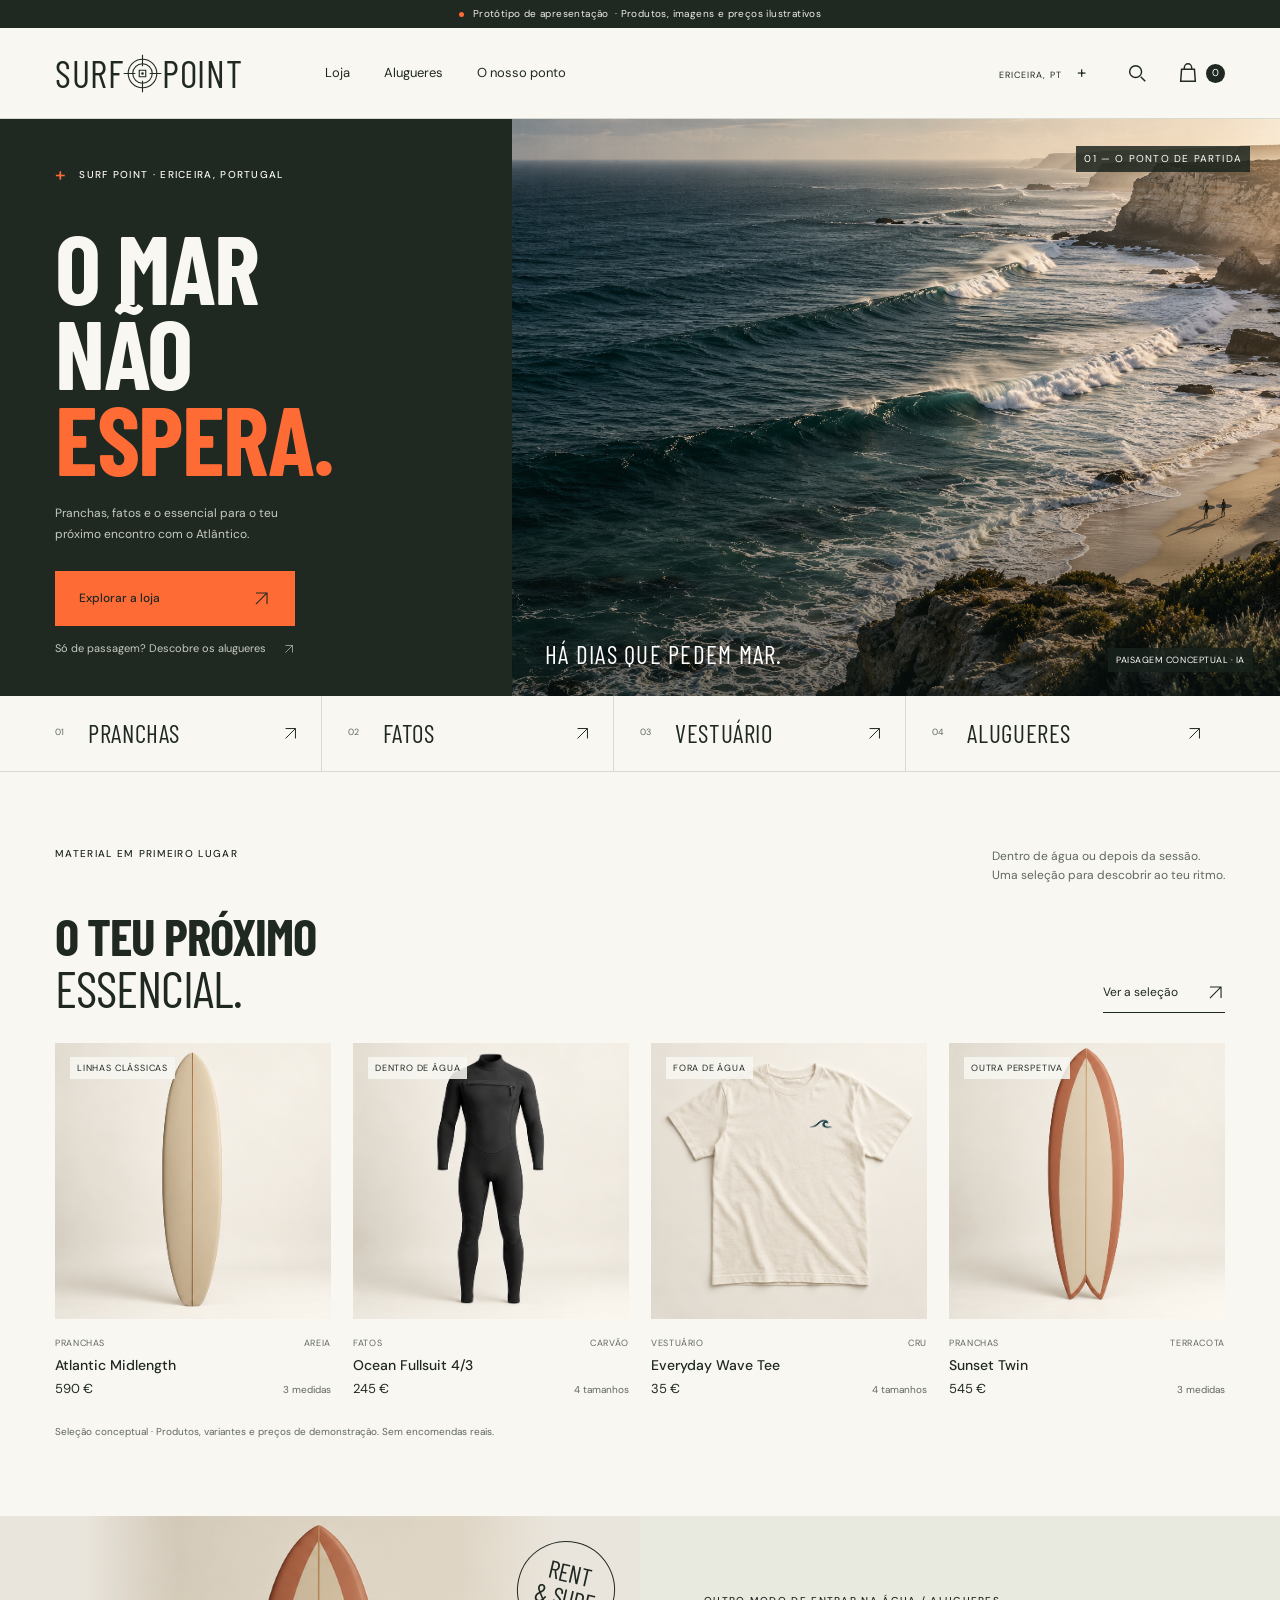
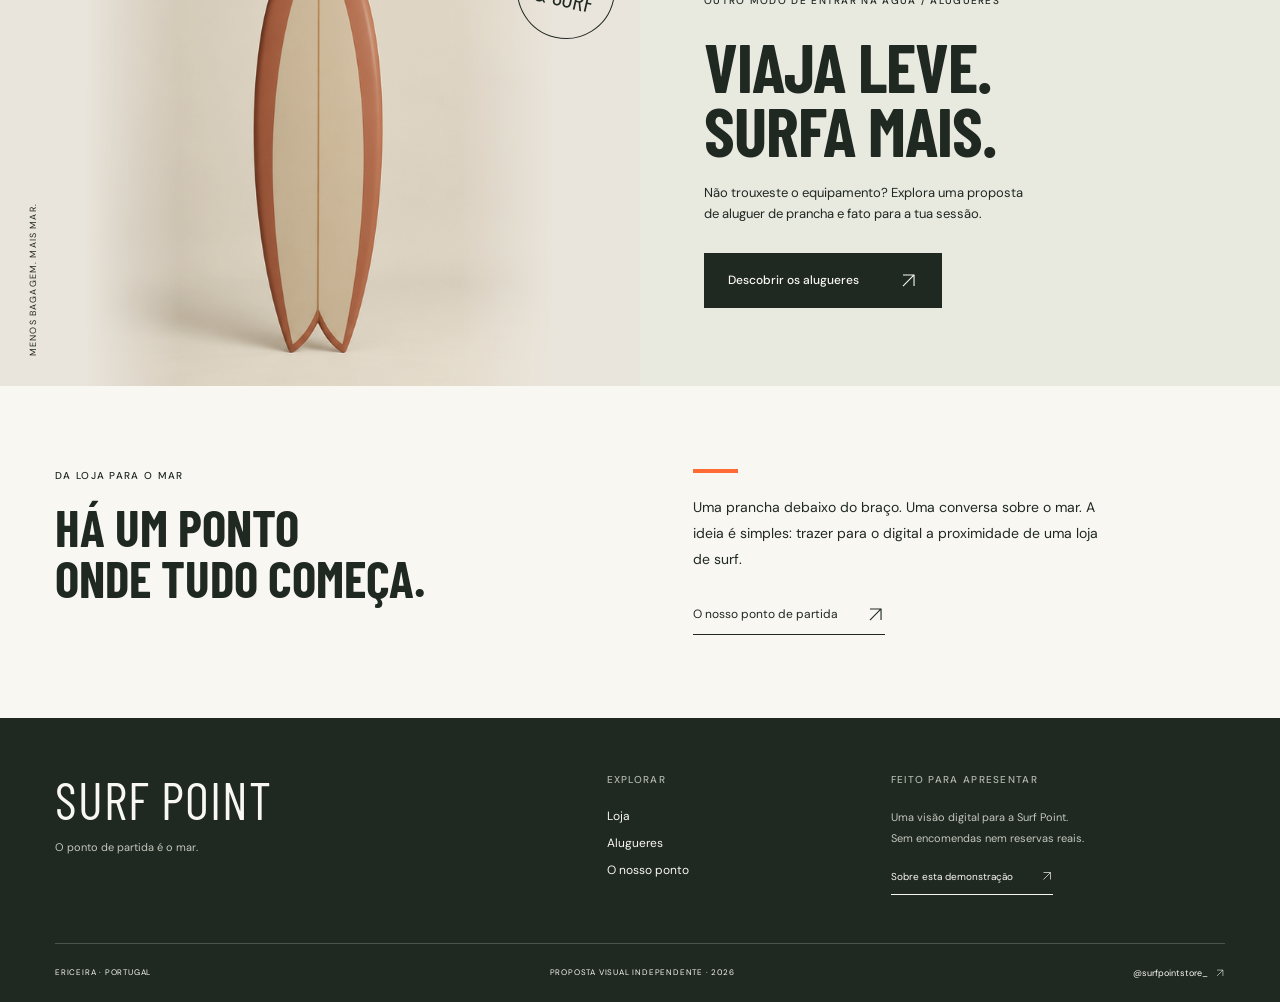
<file: index.html>
<!doctype html>
<html lang="pt-PT">
  <head>
    <meta charset="utf-8" />
    <meta name="viewport" content="width=device-width, initial-scale=1" />
    <meta name="theme-color" content="#202822" />
    <meta
      name="description"
      content="Uma visão para a Surf Point. Protótipo local de loja e alugueres, inspirado na cultura de surf da Ericeira."
    />
    <title>Surf Point — O ponto de partida é o mar.</title>
    <link rel="icon" type="image/svg+xml" href="assets/favicon.svg" />
    <link rel="stylesheet" href="style.css" />
    <script src="app.js" defer></script>
  </head>
  <body>
    <a class="skip-link" href="#conteudo">Saltar para o conteúdo</a>
    <div class="demo-bar">
      <span class="status-dot"></span> Protótipo de apresentação
      <span class="demo-detail">· Produtos, imagens e preços ilustrativos</span
      ><span class="demo-short">· Sem compras reais</span>
    </div>
    <header class="site-header">
      <a class="wordmark" href="#inicio"
        ><span>SURF</span
        ><svg viewBox="0 0 60 60" aria-hidden="true">
          <circle cx="30" cy="30" r="22" />
          <circle cx="30" cy="30" r="15" />
          <path d="M30 1v18m0 22v18M1 30h18m22 0h18M25 25h10v10H25z" />
          <circle class="target-dot" cx="30" cy="30" r="2" /></svg
        ><span>POINT</span><span class="sr-only">— início</span></a
      >
      <nav class="desktop-nav" aria-label="Navegação principal">
        <a href="#loja" data-nav="loja">Loja</a
        ><a href="#alugueres" data-nav="alugueres">Alugueres</a
        ><a href="#ponto" data-nav="ponto">O nosso ponto</a>
      </nav>
      <div class="header-actions">
        <span class="location-label"
          >ERICEIRA, PT <span class="small-cross">+</span></span
        ><button
          class="icon-button"
          data-action="search"
          aria-label="Pesquisar produtos"
        >
          <svg viewBox="0 0 24 24" aria-hidden="true">
            <circle cx="10.5" cy="10.5" r="6.5" />
            <path d="m16 16 5 5" />
          </svg></button
        ><button
          class="bag-button"
          data-action="cart"
          aria-label="Abrir seleção, 0 artigos"
        >
          <svg viewBox="0 0 24 24" aria-hidden="true">
            <path d="M5 8h14l1 13H4L5 8zM8 8V6a4 4 0 0 1 8 0v2" /></svg
          ><span class="cart-count">0</span></button
        ><button
          class="icon-button menu-button"
          data-action="menu"
          aria-label="Abrir menu"
          aria-haspopup="dialog"
        >
          <svg viewBox="0 0 24 24" aria-hidden="true">
            <path d="M3 7h18M3 16h18" />
          </svg>
        </button>
      </div>
    </header>
    <main id="conteudo" tabindex="-1"></main>
    <footer class="site-footer">
      <div class="footer-top">
        <a class="footer-brand" href="#inicio"
          >SURF POINT<span>O ponto de partida é o mar.</span></a
        >
        <div>
          <p class="eyebrow">EXPLORAR</p>
          <a href="#loja">Loja</a><a href="#alugueres">Alugueres</a
          ><a href="#ponto">O nosso ponto</a>
        </div>
        <div>
          <p class="eyebrow">FEITO PARA APRESENTAR</p>
          <p>
            Uma visão digital para a Surf Point.<br />Sem encomendas nem
            reservas reais.
          </p>
          <button class="text-button" data-action="about">
            Sobre esta demonstração
            <svg class="arrow" viewBox="0 0 24 24" aria-hidden="true">
              <path d="M5 19 19 5M5 5h14v14" />
            </svg>
          </button>
        </div>
      </div>
      <div class="footer-bottom">
        <span>ERICEIRA · PORTUGAL</span
        ><span>PROPOSTA VISUAL INDEPENDENTE · 2026</span
        ><a
          href="https://www.instagram.com/surfpointstore_/"
          target="_blank"
          rel="noopener noreferrer"
          >@surfpointstore_
          <svg class="arrow" viewBox="0 0 24 24" aria-hidden="true">
            <path d="M5 19 19 5M5 5h14v14" /></svg
        ></a>
      </div>
    </footer>
    <dialog id="overlay" aria-labelledby="dialog-title">
      <div id="dialog-content"></div>
    </dialog>
    <div id="announcer" class="sr-only" role="status" aria-live="polite"></div>
    <noscript
      ><p class="noscript">
        Ativa o JavaScript para explorar os quatro percursos locais deste
        protótipo.
      </p></noscript
    >
  </body>
</html>
</file>
<file: style.css>
@font-face {
  font-family: Display;
  src: url("assets/fonts/display-regular.woff2") format("woff2");
  font-weight: 400;
  font-display: swap;
}
@font-face {
  font-family: Display;
  src: url("assets/fonts/display-bold.woff2") format("woff2");
  font-weight: 700;
  font-display: swap;
}
@font-face {
  font-family: Body;
  src: url("assets/fonts/body-regular.woff2") format("woff2");
  font-weight: 400;
  font-display: swap;
}
@font-face {
  font-family: Body;
  src: url("assets/fonts/body-medium.woff2") format("woff2");
  font-weight: 500 800;
  font-display: swap;
}
:root {
  --paper: #f8f7f2;
  --ink: #202822;
  --muted: #61685f;
  --line: #d8d9cf;
  --orange: #ff6b35;
  --art: #ede9df;
  --pad: clamp(22px, 4.3vw, 72px);
  --display: Display, "Arial Narrow", sans-serif;
  --body: Body, Arial, sans-serif;
}
* {
  box-sizing: border-box;
}
html {
  scroll-behavior: smooth;
  scroll-padding-top: 110px;
}
body {
  margin: 0;
  color: var(--ink);
  background: var(--paper);
  font: 15px/1.6 var(--body);
  -webkit-font-smoothing: antialiased;
}
button,
input,
select {
  font: inherit;
  color: inherit;
}
button,
a,
input,
select,
summary {
  -webkit-tap-highlight-color: transparent;
}
button {
  cursor: pointer;
}
button {
  border: 0;
  background: none;
}
a {
  color: inherit;
  text-decoration: none;
}
img {
  display: block;
  max-width: 100%;
}
svg {
  display: block;
  width: 22px;
  height: 22px;
  fill: none;
  stroke: currentColor;
  stroke-width: 1.6;
}
h1,
h2,
h3,
p {
  margin: 0;
}
h1,
h2,
h3 {
  font-weight: 400;
}
button:disabled {
  cursor: default;
  opacity: 0.5;
}
:focus-visible {
  outline: 3px solid #c7471b;
  outline-offset: 5px;
}
::selection {
  background: var(--orange);
  color: var(--ink);
}
.sr-only {
  position: absolute;
  width: 1px;
  height: 1px;
  padding: 0;
  margin: -1px;
  overflow: hidden;
  clip: rect(0, 0, 0, 0);
  white-space: nowrap;
  border: 0;
}
.skip-link {
  position: fixed;
  top: -80px;
  left: 20px;
  background: var(--paper);
  padding: 12px 20px;
  z-index: 100;
}
.skip-link:focus {
  top: 8px;
}
.demo-bar {
  height: 28px;
  display: flex;
  align-items: center;
  justify-content: center;
  gap: 6px;
  background: var(--ink);
  color: #eeeee5;
  font-size: 10px;
  letter-spacing: 0.04em;
  position: sticky;
  top: 0;
  z-index: 30;
}
.status-dot {
  width: 5px;
  height: 5px;
  background: var(--orange);
  border-radius: 50%;
  margin-right: 3px;
}
.demo-short {
  display: none;
}
.site-header {
  height: 91px;
  padding: 0 var(--pad);
  display: flex;
  align-items: center;
  justify-content: space-between;
  gap: 32px;
  background: var(--paper);
  border-bottom: 1px solid var(--line);
  position: sticky;
  top: 28px;
  z-index: 25;
}
.wordmark {
  display: flex;
  align-items: center;
  font: 400 38px/1 var(--display);
  letter-spacing: 0.015em;
  gap: 2px;
  white-space: nowrap;
}
.wordmark svg {
  width: 39px;
  height: 43px;
  stroke-width: 1.7;
  margin: 0 -2px;
}
.wordmark .target-dot {
  fill: currentColor;
  stroke: none;
}
.desktop-nav {
  display: flex;
  align-items: center;
  gap: 34px;
  margin-right: auto;
  margin-left: 4vw;
  font-size: 13px;
}
.desktop-nav a {
  padding: 12px 0;
  position: relative;
}
.desktop-nav a:after {
  content: "";
  height: 1px;
  background: currentColor;
  position: absolute;
  bottom: 8px;
  left: 0;
  right: 100%;
  transition: right 0.2s;
}
.desktop-nav a:hover:after,
.desktop-nav a[aria-current="page"]:after {
  right: 0;
}
.header-actions {
  display: flex;
  align-items: center;
  gap: 20px;
}
.location-label {
  font-size: 9px;
  letter-spacing: 0.12em;
  white-space: nowrap;
  margin-right: 10px;
}
.small-cross {
  font-size: 17px;
  margin-left: 12px;
}
.icon-button {
  width: 40px;
  height: 44px;
  display: grid;
  place-items: center;
  padding: 8px;
}
.icon-button:hover,
.bag-button:hover {
  color: #ac3e19;
}
.bag-button {
  display: flex;
  align-items: center;
  gap: 7px;
  padding: 7px 0;
  font-size: 11px;
  min-height: 44px;
}
.cart-count {
  background: var(--ink);
  border-radius: 50%;
  color: white;
  display: grid;
  place-items: center;
  width: 19px;
  height: 19px;
  font-size: 10px;
}
.menu-button {
  display: none;
}
main:focus {
  outline: none;
}
.wrap {
  padding-left: var(--pad);
  padding-right: var(--pad);
}
.eyebrow {
  font-size: 10px;
  font-weight: 500;
  line-height: 1.4;
  letter-spacing: 0.13em;
  text-transform: uppercase;
}
.section-heading {
  display: flex;
  align-items: end;
  justify-content: space-between;
  gap: 22px;
  margin-bottom: 30px;
}
.section-heading h2 {
  font: 700 clamp(36px, 4vw, 58px) / 1 var(--display);
  text-transform: uppercase;
  letter-spacing: -0.02em;
}
.section-heading h2 span {
  font-weight: 400;
}
.text-link,
.text-button {
  font-size: 12px;
  display: inline-flex;
  align-items: center;
  justify-content: space-between;
  gap: 28px;
  padding: 10px 0;
  border-bottom: 1px solid currentColor;
  line-height: 1.5;
}
.text-link:hover,
.text-button:hover {
  color: #a03918;
}
.button {
  display: inline-flex;
  align-items: center;
  justify-content: space-between;
  gap: 40px;
  background: var(--ink);
  color: var(--paper);
  font-size: 12px;
  font-weight: 500;
  padding: 18px 24px;
  min-height: 55px;
  transition:
    background 0.16s,
    color 0.16s;
}
.button:hover {
  background: #36453a;
}
.button.orange {
  background: var(--orange);
  color: var(--ink);
}
.button.orange:hover {
  background: #ff8455;
}
.button.light {
  background: var(--paper);
  color: var(--ink);
}
.button.light:hover {
  background: white;
}
.button.outline {
  background: transparent;
  color: var(--ink);
  border: 1px solid var(--ink);
}
.button.full {
  width: 100%;
}
.arrow {
  font-size: 22px;
  line-height: 1;
  font-family: Arial, sans-serif;
  font-weight: 400;
}
/* A shop front, rather than a generic landing page. */
.hero {
  display: grid;
  grid-template-columns: 40% 60%;
  min-height: 570px;
}
.hero-copy {
  background: var(--ink);
  color: var(--paper);
  padding: 43px 36px 38px var(--pad);
  display: flex;
  flex-direction: column;
  align-items: flex-start;
  position: relative;
}
.hero-copy .eyebrow {
  display: flex;
  align-items: center;
  gap: 12px;
}
.hero-copy .eyebrow:before {
  content: "+";
  font-size: 19px;
  color: var(--orange);
}
.hero h1 {
  font: 700 clamp(65px, 7.6vw, 116px) / 0.88 var(--display);
  letter-spacing: -0.015em;
  text-transform: uppercase;
  margin: 35px 0 23px;
}
.hero h1 em {
  font-style: normal;
  color: var(--orange);
}
.hero-description {
  font-size: 12px;
  line-height: 1.7;
  max-width: 230px;
  color: #c6cbbf;
  margin-bottom: 27px;
}
.hero-copy .button {
  min-width: 240px;
}
.hero-rental {
  font-size: 11px;
  color: #c6cbbf;
  display: flex;
  align-items: center;
  gap: 17px;
  padding: 14px 0 0;
}
.hero-rental:hover {
  color: white;
}
.hero-image {
  position: relative;
  overflow: hidden;
  background: #264348;
}
.hero-image > img {
  width: 100%;
  height: 100%;
  position: absolute;
  object-fit: cover;
  object-position: 65% center;
}
.hero-image:after {
  content: "";
  position: absolute;
  inset: 50% 0 0;
  background: linear-gradient(transparent, rgba(10, 24, 23, 0.5));
}
.image-tag {
  position: absolute;
  bottom: 24px;
  right: 27px;
  color: white;
  font-size: 9px;
  letter-spacing: 0.06em;
  z-index: 1;
}
.hero-image-caption {
  position: absolute;
  left: 33px;
  bottom: 27px;
  color: white;
  z-index: 1;
  font: 400 25px/1.1 var(--display);
  text-transform: uppercase;
  letter-spacing: 0.05em;
}
.hero-index {
  position: absolute;
  top: 27px;
  right: 30px;
  color: white;
  font-size: 10px;
  letter-spacing: 0.12em;
}
.category-strip {
  display: grid;
  grid-template-columns: repeat(4, 1fr);
  border-bottom: 1px solid var(--line);
  padding: 0 var(--pad);
}
.category-strip a {
  display: flex;
  gap: 24px;
  align-items: center;
  padding: 25px 0;
  border-right: 1px solid var(--line);
  margin-right: 26px;
}
.category-strip a:last-child {
  border: 0;
  margin: 0;
}
.category-strip small {
  font-size: 9px;
  color: var(--muted);
  align-self: flex-start;
  margin-top: 4px;
}
.category-strip strong {
  font: 400 25px/1 var(--display);
  text-transform: uppercase;
  letter-spacing: 0.025em;
}
.category-strip .arrow {
  margin-left: auto;
  margin-right: 22px;
  font-size: 18px;
}
.category-strip a:hover strong {
  color: #a03918;
}
.home-collection {
  padding-top: 75px;
  padding-bottom: 76px;
}
.collection-intro {
  display: flex;
  align-items: start;
  justify-content: space-between;
  margin-bottom: 25px;
}
.collection-intro p:last-child {
  font-size: 12px;
  color: var(--muted);
  max-width: 300px;
}
.product-grid {
  display: grid;
  grid-template-columns: repeat(4, minmax(0, 1fr));
  gap: 22px;
}
.product-card {
  min-width: 0;
  display: block;
}
.art {
  width: 100%;
  aspect-ratio: 1;
  background-image: url("assets/produtos.png");
  background-size: 200% 200%;
  background-repeat: no-repeat;
  background-color: var(--art);
  position: relative;
  overflow: hidden;
}
.art-0 {
  background-position: 0 0;
}
.art-1 {
  background-position: 100% 0;
}
.art-2 {
  background-position: 0 100%;
}
.art-3 {
  background-position: 100% 100%;
}
.card-art {
  position: relative;
  overflow: hidden;
}
.card-art .art {
  transition: transform 0.4s;
}
.product-card:hover .card-art .art {
  transform: scale(1.035);
}
.card-tag {
  position: absolute;
  left: 15px;
  top: 14px;
  font-size: 9px;
  letter-spacing: 0.09em;
  text-transform: uppercase;
  background: rgba(248, 247, 242, 0.86);
  padding: 4px 7px;
}
.card-link-icon {
  position: absolute;
  bottom: 12px;
  right: 12px;
  width: 32px;
  height: 32px;
  background: var(--paper);
  display: grid;
  place-items: center;
  font-size: 19px;
  opacity: 0;
  transform: translateY(5px);
  transition: 0.2s;
}
.product-card:hover .card-link-icon,
.product-card:focus-visible .card-link-icon {
  opacity: 1;
  transform: none;
}
.product-meta {
  display: flex;
  justify-content: space-between;
  gap: 8px;
  margin-top: 17px;
  font-size: 9px;
  color: var(--muted);
  text-transform: uppercase;
  letter-spacing: 0.07em;
}
.product-card h3 {
  font-size: 14px;
  font-weight: 500;
  margin: 4px 0 3px;
}
.card-bottom {
  display: flex;
  justify-content: space-between;
  align-items: center;
  gap: 10px;
}
.price {
  font-size: 13px;
}
.card-variants {
  font-size: 10px;
  color: var(--muted);
}
.collection-note {
  font-size: 10px;
  color: var(--muted);
  margin-top: 24px;
}
.rental-feature {
  display: grid;
  grid-template-columns: 1fr 1fr;
  min-height: 470px;
  background: #e8e9df;
}
.rental-art {
  position: relative;
  overflow: hidden;
  background: #e5dfd3;
  display: grid;
  place-items: center;
}
.rental-art .art {
  width: min(100%, 470px);
  mix-blend-mode: multiply;
  transform: rotate(-13deg) scale(0.9);
}
.rental-art .vertical-note {
  position: absolute;
  bottom: 30px;
  left: 26px;
  font-size: 9px;
  letter-spacing: 0.13em;
  writing-mode: vertical-rl;
  transform: rotate(180deg);
}
.rental-art .rental-stamp {
  position: absolute;
  right: 25px;
  top: 25px;
  font: 400 45px/1 var(--display);
  border: 1px solid var(--ink);
  border-radius: 50%;
  width: 98px;
  height: 98px;
  display: grid;
  place-items: center;
  transform: rotate(13deg);
}
.rental-feature-copy {
  padding: 55px clamp(25px, 5vw, 82px);
  display: flex;
  flex-direction: column;
  align-items: start;
  justify-content: center;
}
.rental-feature h2 {
  font: 700 clamp(52px, 5.4vw, 80px) / 0.92 var(--display);
  text-transform: uppercase;
  margin: 26px 0 22px;
  letter-spacing: -0.015em;
}
.rental-feature-copy > p:not(.eyebrow) {
  font-size: 13px;
  max-width: 320px;
  margin-bottom: 28px;
}
.home-story {
  display: grid;
  grid-template-columns: 1fr 1fr;
  gap: 9%;
  padding-top: 83px;
  padding-bottom: 83px;
}
.home-story h2 {
  font: 700 clamp(40px, 4vw, 60px) / 1 var(--display);
  text-transform: uppercase;
  margin-top: 18px;
}
.home-story > div:last-child {
  align-self: end;
  max-width: 420px;
}
.home-story > div:last-child > p {
  font-size: 14px;
  margin-bottom: 22px;
  line-height: 1.85;
}
.story-rule {
  width: 45px;
  height: 4px;
  background: var(--orange);
  margin-bottom: 22px;
}
.site-footer {
  background: var(--ink);
  color: var(--paper);
  padding: 55px var(--pad) 0;
}
.footer-top {
  display: grid;
  grid-template-columns: 1.5fr 0.7fr 1fr;
  gap: 50px;
  padding-bottom: 48px;
}
.footer-brand {
  font: 400 52px/1 var(--display);
  letter-spacing: 0.02em;
}
.footer-brand span {
  display: block;
  font: 11px/1.6 var(--body);
  margin-top: 14px;
  letter-spacing: 0;
  color: #c3c7bc;
}
.footer-top .eyebrow {
  color: #b2b8ab;
  margin-bottom: 20px;
}
.footer-top > div > a {
  display: block;
  font-size: 12px;
  margin-bottom: 8px;
  width: fit-content;
}
.footer-top > div > p:not(.eyebrow) {
  font-size: 11px;
  line-height: 1.9;
  color: #c3c7bc;
}
.footer-top .text-button {
  font-size: 10px;
  margin-top: 10px;
}
.footer-bottom {
  border-top: 1px solid #4b5448;
  display: flex;
  justify-content: space-between;
  gap: 18px;
  padding: 22px 0;
  font-size: 8px;
  letter-spacing: 0.1em;
}
.footer-bottom a {
  font-size: 9px;
  letter-spacing: 0;
}
.footer-top a:hover,
.footer-bottom a:hover {
  color: var(--orange);
}
/* Collection and detail. */
.page-head {
  padding-top: 42px;
  padding-bottom: 35px;
  border-bottom: 1px solid var(--line);
}
.breadcrumb {
  font-size: 10px;
  color: var(--muted);
  display: flex;
  gap: 10px;
  align-items: center;
  margin-bottom: 27px;
}
.breadcrumb a:hover {
  text-decoration: underline;
}
.page-head-row {
  display: flex;
  justify-content: space-between;
  gap: 30px;
  align-items: end;
}
.page-head h1,
.rental-heading h1,
.brand-heading h1 {
  font: 700 clamp(54px, 6.5vw, 94px) / 0.95 var(--display);
  text-transform: uppercase;
  letter-spacing: -0.015em;
}
.page-head h1 span {
  font-weight: 400;
}
.page-head-row > p {
  font-size: 12px;
  max-width: 290px;
  color: var(--muted);
  line-height: 1.8;
}
.catalog {
  padding-top: 27px;
  padding-bottom: 80px;
  min-height: 650px;
}
.catalog-toolbar {
  display: flex;
  align-items: center;
  justify-content: space-between;
  gap: 20px;
  padding-bottom: 24px;
  border-bottom: 1px solid var(--line);
}
.category-filters {
  display: flex;
  align-items: center;
  gap: 24px;
}
.filter-button {
  padding: 9px 0;
  font-size: 12px;
  border-bottom: 2px solid transparent;
  white-space: nowrap;
}
.filter-button[aria-pressed="true"] {
  border-color: var(--ink);
  font-weight: 500;
}
.filter-button:hover {
  color: #a03918;
}
.catalog-tools {
  display: flex;
  align-items: center;
  gap: 20px;
}
.search-field {
  display: flex;
  gap: 8px;
  border-bottom: 1px solid #93998e;
  align-items: center;
}
.search-field svg {
  width: 17px;
  height: 17px;
  flex-shrink: 0;
}
.search-field input {
  border: 0;
  background: transparent;
  min-width: 0;
  width: 150px;
  padding: 9px 0;
  font-size: 11px;
  border-radius: 0;
}
.search-field input:focus {
  outline-offset: 3px;
}
.sort-label {
  font-size: 10px;
  display: flex;
  gap: 5px;
  align-items: center;
}
.sort-label select {
  border: 0;
  background: transparent;
  font-size: 11px;
  padding: 10px 0;
  max-width: 175px;
}
.catalog-status {
  display: flex;
  justify-content: space-between;
  align-items: center;
  margin: 22px 0;
  font-size: 10px;
  color: var(--muted);
}
.reset-button {
  text-decoration: underline;
  text-underline-offset: 3px;
  font-size: 10px;
  min-height: 35px;
  padding: 5px;
}
.catalog-grid {
  row-gap: 42px;
}
.empty-state {
  text-align: center;
  padding: 65px 20px;
  grid-column: 1/-1;
  border: 1px solid var(--line);
}
.empty-state h2 {
  font: 400 38px/1.1 var(--display);
  text-transform: uppercase;
  margin-bottom: 12px;
}
.empty-state p {
  font-size: 12px;
  color: var(--muted);
  margin-bottom: 23px;
}
.mobile-filter-toggle {
  display: none;
}
.product-page {
  padding-top: 28px;
  padding-bottom: 70px;
}
.product-page > .breadcrumb {
  margin-bottom: 22px;
}
.product-layout {
  display: grid;
  grid-template-columns: minmax(0, 1.12fr) minmax(0, 1fr);
  gap: clamp(30px, 6.2vw, 94px);
  align-items: start;
}
.product-gallery {
  min-width: 0;
}
.gallery-stage {
  position: relative;
  overflow: hidden;
}
.gallery-stage .art {
  transition: transform 0.3s;
}
.gallery-stage.detail-view .art {
  transform: scale(1.6);
}
.gallery-stage.detail-view .art-0,
.gallery-stage.detail-view .art-3 {
  transform-origin: center 27%;
}
.gallery-stage.detail-view .art-1,
.gallery-stage.detail-view .art-2 {
  transform-origin: center 35%;
}
.gallery-badge {
  position: absolute;
  left: 18px;
  top: 18px;
  font-size: 9px;
  letter-spacing: 0.07em;
  text-transform: uppercase;
  background: var(--paper);
  padding: 5px 9px;
}
.gallery-tabs {
  display: flex;
  gap: 12px;
  margin-top: 12px;
}
.gallery-tab {
  display: flex;
  align-items: center;
  gap: 10px;
  font-size: 10px;
  padding: 5px 10px 5px 5px;
  border: 1px solid var(--line);
  min-height: 48px;
}
.gallery-tab[aria-pressed="true"] {
  border-color: var(--ink);
}
.gallery-tab .art {
  width: 39px;
  flex-shrink: 0;
}
.gallery-tab.detail-thumb .art {
  background-size: 300% 300%;
}
.caption {
  font-size: 9px;
  color: var(--muted);
  margin-top: 12px;
  line-height: 1.7;
}
.product-info {
  padding-top: 6px;
}
.product-info h1 {
  font: 700 clamp(40px, 4.1vw, 62px) / 0.98 var(--display);
  text-transform: uppercase;
  margin-top: 17px;
  letter-spacing: -0.01em;
}
.product-price {
  display: flex;
  align-items: baseline;
  gap: 18px;
  font-size: 23px;
  margin: 18px 0;
}
.product-price span {
  font-size: 9px;
  color: var(--muted);
}
.product-description {
  font-size: 13px;
  color: #525b50;
  line-height: 1.8;
  max-width: 410px;
  margin-bottom: 23px;
}
.variant-fieldset {
  margin: 0 0 19px;
  padding: 0;
  border: 0;
}
.variant-fieldset legend {
  font-size: 11px;
  margin-bottom: 11px;
}
.variant-list {
  display: flex;
  flex-wrap: wrap;
  gap: 8px;
}
.variant-button {
  min-height: 43px;
  min-width: 55px;
  border: 1px solid #c4c7bc;
  padding: 10px 14px;
  font-size: 12px;
}
.variant-button[aria-pressed="true"] {
  background: var(--ink);
  color: white;
  border-color: var(--ink);
}
.variant-button:hover {
  border-color: var(--ink);
}
.choice-help {
  display: flex;
  align-items: center;
  gap: 9px;
  font-size: 10px;
  text-decoration: underline;
  text-underline-offset: 3px;
  margin-bottom: 23px;
  padding: 4px 0;
  min-height: 30px;
}
.choice-help:before {
  content: "?";
  display: grid;
  place-items: center;
  border: 1px solid currentColor;
  border-radius: 50%;
  width: 15px;
  height: 15px;
  text-decoration: none;
  font-size: 10px;
}
.product-info .caption {
  margin-top: 8px;
  margin-bottom: 22px;
}
.product-details {
  border-top: 1px solid var(--line);
}
.product-details details {
  border-bottom: 1px solid var(--line);
}
summary {
  list-style: none;
  cursor: pointer;
  display: flex;
  justify-content: space-between;
  gap: 16px;
  font-size: 12px;
  padding: 16px 0;
  min-height: 50px;
}
summary::-webkit-details-marker {
  display: none;
}
summary:after {
  content: "+";
  font-size: 19px;
  line-height: 1;
}
details[open] > summary:after {
  content: "−";
}
.product-details details p {
  font-size: 11px;
  color: var(--muted);
  padding: 0 24px 18px 0;
  line-height: 1.8;
}
.spec-list {
  padding: 0;
  margin: 0 0 16px;
  list-style: none;
  font-size: 11px;
  color: var(--muted);
}
.spec-list li {
  display: flex;
  justify-content: space-between;
  gap: 20px;
  padding: 7px 0;
  border-top: 1px solid var(--line);
}
.related-section {
  padding-bottom: 80px;
}
.related-section .product-grid {
  grid-template-columns: repeat(3, minmax(0, 1fr));
}
.related-section .art {
  aspect-ratio: 1;
}
/* Rentals. */
.rental-heading {
  padding-top: 42px;
  padding-bottom: 36px;
}
.rental-heading .eyebrow {
  margin-bottom: 20px;
}
.rental-heading-row {
  display: flex;
  align-items: end;
  justify-content: space-between;
  gap: 28px;
}
.rental-heading-row > p {
  font-size: 12px;
  color: var(--muted);
  max-width: 310px;
  padding-bottom: 4px;
}
.rental-configurator {
  display: grid;
  grid-template-columns: 1fr 1fr;
  background: #eeeee5;
}
.rental-visual {
  position: relative;
  overflow: hidden;
  background: #e5dfd3;
  min-height: 560px;
  display: flex;
  flex-direction: column;
  justify-content: center;
}
.rental-visual .art {
  width: 100%;
  max-width: 560px;
  margin: auto;
  mix-blend-mode: multiply;
}
.rental-visual .art-0,
.rental-visual .art-3 {
  transform: rotate(-9deg) scale(0.85);
}
.rental-visual .art-1 {
  transform: scale(0.85);
}
.rental-visual-tag {
  position: absolute;
  top: 24px;
  left: 28px;
  z-index: 1;
}
.rental-visual-label {
  position: absolute;
  bottom: 28px;
  left: 28px;
  right: 28px;
  display: flex;
  justify-content: space-between;
  align-items: end;
}
.rental-visual-label strong {
  font: 400 40px/1 var(--display);
  text-transform: uppercase;
}
.rental-visual-label > span {
  font-size: 9px;
}
.rental-form {
  padding: 38px clamp(24px, 4vw, 64px);
  background: #eeeee5;
}
.numbered-label {
  display: flex;
  align-items: baseline;
  gap: 18px;
  margin-bottom: 15px;
}
.numbered-label span {
  font-size: 9px;
  color: var(--muted);
}
.numbered-label h2 {
  font: 400 29px/1 var(--display);
  text-transform: uppercase;
}
.equipment-list {
  display: grid;
  gap: 8px;
  margin-bottom: 28px;
}
.equipment-option {
  border: 1px solid #c5c9bd;
  display: flex;
  align-items: center;
  gap: 15px;
  padding: 12px 15px;
  width: 100%;
  text-align: left;
  min-height: 56px;
}
.equipment-option[aria-pressed="true"] {
  border-color: var(--ink);
  background: var(--paper);
}
.radio-dot {
  height: 15px;
  width: 15px;
  border: 1px solid #838b7a;
  border-radius: 50%;
  display: grid;
  place-items: center;
  flex-shrink: 0;
}
.equipment-option[aria-pressed="true"] .radio-dot:after {
  content: "";
  height: 7px;
  width: 7px;
  border-radius: 50%;
  background: var(--ink);
}
.equipment-option strong {
  font-size: 12px;
  font-weight: 500;
  display: block;
}
.equipment-option small {
  font-size: 9px;
  color: var(--muted);
  display: block;
}
.equipment-option .arrow {
  margin-left: auto;
  font-size: 17px;
}
.duration-field {
  display: block;
  font-size: 10px;
  margin-bottom: 20px;
}
.duration-field select {
  display: block;
  width: 100%;
  border: 1px solid #b9c0af;
  background: var(--paper);
  padding: 12px;
  margin-top: 8px;
  min-height: 46px;
  font-size: 12px;
  border-radius: 0;
}
.rental-summary-line {
  display: flex;
  align-items: baseline;
  justify-content: space-between;
  border-top: 1px solid #c5c9bd;
  padding: 18px 0;
  font-size: 11px;
}
.rental-summary-line strong {
  font-weight: 500;
  font-size: 14px;
}
.rental-form .caption {
  margin-top: 12px;
}
.rental-process {
  padding-top: 57px;
  padding-bottom: 70px;
}
.rental-process > h2 {
  font: 400 40px/1 var(--display);
  text-transform: uppercase;
  margin-bottom: 30px;
}
.steps {
  display: grid;
  grid-template-columns: repeat(3, 1fr);
  gap: 42px;
}
.steps article {
  border-top: 1px solid var(--ink);
  padding-top: 15px;
  display: grid;
  grid-template-columns: 35px 1fr;
  gap: 15px;
}
.steps article > span {
  font-size: 10px;
  color: var(--muted);
  padding-top: 5px;
}
.steps h3 {
  font: 400 28px/1.1 var(--display);
  text-transform: uppercase;
  margin-bottom: 9px;
}
.steps p {
  font-size: 11px;
  color: var(--muted);
  max-width: 270px;
}
.rental-faq {
  padding-top: 45px;
  padding-bottom: 65px;
  background: #e8e9df;
  display: grid;
  grid-template-columns: 1fr 1.5fr;
  gap: 10%;
}
.rental-faq h2 {
  font: 700 48px/0.98 var(--display);
  text-transform: uppercase;
}
.rental-faq details {
  border-top: 1px solid #b9c0af;
}
.rental-faq details:last-child {
  border-bottom: 1px solid #b9c0af;
}
.rental-faq details p {
  font-size: 12px;
  color: var(--muted);
  padding-bottom: 20px;
}
/* Brand editorial. */
.brand-heading {
  padding-top: 45px;
  padding-bottom: 45px;
}
.brand-heading .eyebrow {
  margin-bottom: 24px;
}
.brand-heading > div {
  display: flex;
  align-items: end;
  justify-content: space-between;
  gap: 50px;
}
.brand-heading p:last-child {
  max-width: 340px;
  font-size: 13px;
  color: var(--muted);
}
.brand-image {
  position: relative;
  height: 460px;
  overflow: hidden;
}
.brand-image img {
  width: 100%;
  height: 100%;
  object-fit: cover;
  object-position: center 50%;
}
.brand-text {
  display: grid;
  grid-template-columns: 1fr 1fr;
  gap: 8%;
  padding-top: 65px;
  padding-bottom: 65px;
}
.brand-text h2 {
  font: 700 52px/1 var(--display);
  text-transform: uppercase;
  max-width: 380px;
}
.brand-text p {
  font-size: 13px;
  color: var(--muted);
  line-height: 1.9;
  margin-bottom: 18px;
}
.brand-manifesto {
  padding-top: 35px;
  padding-bottom: 35px;
  border-top: 1px solid var(--line);
  border-bottom: 1px solid var(--line);
  display: flex;
  align-items: center;
  justify-content: space-between;
  gap: 20px;
  font: 400 clamp(20px, 2.5vw, 36px) / 1.1 var(--display);
  text-transform: uppercase;
}
.brand-manifesto span:nth-child(2n) {
  color: #b74922;
  font-size: 20px;
}
/* Native dialogs supply keyboard trapping and Escape; keep every control explicit. */
dialog {
  border: 0;
  padding: 0;
  background: var(--paper);
  color: var(--ink);
  width: min(570px, calc(100vw - 32px));
  max-height: calc(100dvh - 50px);
  box-shadow: 0 18px 100px #0003;
}
dialog::backdrop {
  background: #10211699;
  backdrop-filter: blur(3px);
}
.dialog-inner {
  padding: 28px 32px 32px;
}
.dialog-top {
  display: flex;
  justify-content: space-between;
  align-items: start;
  gap: 22px;
  margin-bottom: 23px;
}
.dialog-top h2 {
  font: 700 37px/1 var(--display);
  text-transform: uppercase;
  padding-top: 5px;
}
.close-button {
  font:
    400 28px/1 Arial,
    sans-serif;
  display: grid;
  place-items: center;
  height: 40px;
  width: 40px;
  flex-shrink: 0;
}
.dialog-inner > p {
  font-size: 12px;
  color: var(--muted);
  margin-bottom: 20px;
}
.dialog-inner .button {
  margin-top: 20px;
}
.dialog-section {
  border-top: 1px solid var(--line);
  padding: 17px 0;
}
.dialog-section h3 {
  font-size: 13px;
  margin-bottom: 7px;
  font-weight: 500;
}
.dialog-section p {
  font-size: 11px;
  color: var(--muted);
  line-height: 1.8;
}
.dialog-search {
  display: flex;
  gap: 10px;
  border-bottom: 1px solid var(--ink);
  padding-bottom: 10px;
}
.dialog-search input {
  width: 100%;
  min-width: 0;
  border: 0;
  background: transparent;
  padding: 10px 4px;
  font-size: 14px;
}
.dialog-search button {
  width: 46px;
  background: var(--ink);
  color: white;
  display: grid;
  place-items: center;
}
.search-suggestions {
  display: flex;
  gap: 10px;
  flex-wrap: wrap;
  margin-top: 22px;
}
.search-suggestions a {
  font-size: 11px;
  padding: 8px 12px;
  border: 1px solid var(--line);
}
.cart-item {
  display: grid;
  grid-template-columns: 88px 1fr;
  gap: 18px;
  padding: 18px 0;
  border-bottom: 1px solid var(--line);
}
.cart-item .art {
  align-self: start;
}
.cart-item h3 {
  font-size: 13px;
  font-weight: 500;
  margin-bottom: 3px;
}
.cart-item p {
  font-size: 11px;
  color: var(--muted);
}
.cart-item-controls {
  display: flex;
  align-items: center;
  justify-content: space-between;
  margin-top: 12px;
  gap: 10px;
}
.quantity-control {
  display: flex;
  align-items: center;
  border: 1px solid var(--line);
  font-size: 11px;
}
.quantity-control button {
  width: 32px;
  height: 34px;
  font-size: 16px;
}
.quantity-control span {
  min-width: 20px;
  text-align: center;
}
.remove-item {
  font-size: 10px;
  text-decoration: underline;
  text-underline-offset: 3px;
  padding: 8px;
}
.cart-total {
  display: flex;
  justify-content: space-between;
  gap: 15px;
  font-size: 14px;
  margin: 23px 0 8px;
}
.cart-notice {
  font-size: 10px !important;
  margin: 0 !important;
  color: var(--muted);
}
.cart-empty {
  text-align: center;
  padding: 25px 0;
}
.cart-empty > svg {
  width: 42px;
  height: 42px;
  margin: 0 auto 25px;
}
.cart-empty h3 {
  font: 400 32px/1 var(--display);
  text-transform: uppercase;
  margin-bottom: 15px;
}
.cart-empty p {
  font-size: 12px;
  color: var(--muted);
}
.rental-result {
  border-top: 1px solid var(--line);
  margin-top: 20px;
}
.rental-result > div {
  display: flex;
  justify-content: space-between;
  gap: 30px;
  padding: 13px 0;
  border-bottom: 1px solid var(--line);
  font-size: 12px;
}
.rental-result dt {
  color: var(--muted);
}
.rental-result dd {
  margin: 0;
  text-align: right;
}
.mobile-nav-links a {
  display: flex;
  align-items: center;
  justify-content: space-between;
  border-top: 1px solid var(--line);
  font: 400 38px/1 var(--display);
  text-transform: uppercase;
  padding: 20px 0;
}
.noscript {
  padding: 30px;
}
@media (min-width: 1600px) {
  .hero {
    min-height: 650px;
  }
  .hero-copy {
    padding-top: 60px;
  }
  .hero h1 {
    margin-top: 42px;
  }
  .hero-description {
    font-size: 14px;
  }
  .product-grid {
    gap: 28px;
  }
}
@media (max-width: 1100px) {
  .location-label {
    display: none;
  }
  .desktop-nav {
    gap: 24px;
    margin-left: 2vw;
  }
  .hero {
    min-height: 530px;
    grid-template-columns: 43% 57%;
  }
  .hero-copy {
    padding-right: 25px;
  }
  .hero h1 {
    font-size: 88px;
  }
  .catalog-toolbar {
    align-items: start;
    flex-wrap: wrap;
  }
  .catalog-tools {
    margin-left: auto;
  }
  .product-grid {
    gap: 16px;
  }
  .product-meta {
    font-size: 8px;
  }
  .card-variants {
    font-size: 9px;
  }
  .rental-configurator {
    grid-template-columns: 1fr 1fr;
  }
  .rental-visual {
    min-height: 520px;
  }
  .brand-heading > div {
    gap: 30px;
  }
}
@media (max-width: 800px) {
  :root {
    --pad: 28px;
  }
  .site-header {
    height: 78px;
    gap: 20px;
  }
  .wordmark {
    font-size: 33px;
  }
  .wordmark svg {
    width: 34px;
    height: 38px;
  }
  .desktop-nav {
    gap: 20px;
    margin-left: 0;
    font-size: 12px;
  }
  .header-actions {
    gap: 9px;
  }
  .hero {
    grid-template-columns: 47% 53%;
    min-height: 530px;
  }
  .hero h1 {
    font-size: 82px;
  }
  .hero-copy {
    padding-top: 30px;
  }
  .hero-copy .eyebrow {
    font-size: 8px;
  }
  .hero-description {
    font-size: 11px;
  }
  .hero-copy .button {
    min-width: 0;
    gap: 20px;
    font-size: 11px;
    padding: 16px;
  }
  .hero-rental {
    font-size: 10px;
  }
  .hero-image-caption {
    font-size: 20px;
    left: 22px;
    bottom: 42px;
  }
  .image-tag {
    font-size: 8px;
    right: 15px;
    bottom: 18px;
  }
  .category-strip a {
    gap: 12px;
    margin-right: 14px;
    padding: 23px 0;
  }
  .category-strip strong {
    font-size: 21px;
  }
  .category-strip .arrow {
    margin-right: 12px;
    font-size: 16px;
  }
  .category-strip small {
    font-size: 8px;
  }
  .home-collection {
    padding-top: 55px;
    padding-bottom: 55px;
  }
  .product-grid {
    grid-template-columns: repeat(2, minmax(0, 1fr));
    gap: 28px 18px;
  }
  .product-meta {
    font-size: 9px;
  }
  .card-variants {
    font-size: 10px;
  }
  .rental-feature-copy {
    padding: 40px 28px;
  }
  .rental-feature {
    min-height: 420px;
  }
  .rental-feature h2 {
    font-size: 58px;
  }
  .rental-art .rental-stamp {
    font-size: 32px;
    width: 75px;
    height: 75px;
    right: 20px;
  }
  .rental-art .vertical-note {
    font-size: 8px;
    left: 15px;
  }
  .home-story {
    gap: 9%;
    padding-top: 60px;
    padding-bottom: 60px;
  }
  .home-story h2 {
    font-size: 44px;
  }
  .home-story > div:last-child > p {
    font-size: 12px;
  }
  .footer-top {
    gap: 35px;
    grid-template-columns: 1.2fr 0.6fr 1fr;
  }
  .footer-brand {
    font-size: 44px;
  }
  .footer-top > div > p:not(.eyebrow) {
    font-size: 10px;
  }
  .footer-bottom {
    font-size: 7px;
  }
  .catalog-toolbar {
    gap: 16px;
  }
  .catalog-tools {
    width: 100%;
    justify-content: space-between;
  }
  .search-field input {
    width: 220px;
  }
  .page-head-row > p {
    max-width: 235px;
    font-size: 11px;
  }
  .product-layout {
    gap: 28px;
    grid-template-columns: 1fr 1fr;
  }
  .product-info h1 {
    font-size: 41px;
  }
  .product-price {
    font-size: 21px;
  }
  .product-price span {
    font-size: 8px;
  }
  .product-info .eyebrow {
    font-size: 8px;
  }
  .variant-button {
    min-width: 43px;
    padding: 10px;
  }
  .product-info .button {
    gap: 20px;
    padding: 17px 16px;
    font-size: 11px;
  }
  .related-section .product-grid {
    gap: 15px;
  }
  .related-section .product-card h3 {
    font-size: 12px;
  }
  .related-section .card-variants {
    display: none;
  }
  .rental-heading-row > p {
    max-width: 240px;
  }
  .rental-form {
    padding: 30px 24px;
  }
  .rental-visual {
    min-height: 550px;
  }
  .rental-visual-label strong {
    font-size: 32px;
  }
  .rental-visual-label > span {
    font-size: 8px;
  }
  .steps {
    gap: 24px;
  }
  .steps article {
    grid-template-columns: 20px 1fr;
    gap: 10px;
  }
  .steps h3 {
    font-size: 25px;
  }
  .rental-faq {
    gap: 6%;
    grid-template-columns: 1fr 1.3fr;
  }
  .brand-heading p:last-child {
    max-width: 270px;
    font-size: 12px;
  }
  .brand-image {
    height: 350px;
  }
  .brand-text h2 {
    font-size: 44px;
  }
}
@media (max-width: 600px) {
  :root {
    --pad: 21px;
  }
  html {
    scroll-padding-top: 100px;
  }
  .demo-bar {
    height: 26px;
    font-size: 8px;
    letter-spacing: 0.02em;
  }
  .demo-detail {
    display: none;
  }
  .demo-short {
    display: inline;
  }
  .site-header {
    top: 26px;
    height: 73px;
    padding: 0 20px;
    gap: 10px;
  }
  .wordmark {
    font-size: 31px;
    gap: 1px;
  }
  .wordmark svg {
    width: 31px;
    height: 35px;
  }
  .desktop-nav {
    display: none;
  }
  .header-actions {
    gap: 2px;
  }
  .icon-button {
    width: 35px;
    padding: 7px;
  }
  .bag-button {
    gap: 4px;
  }
  .bag-button svg {
    width: 20px;
  }
  .cart-count {
    width: 16px;
    height: 16px;
    font-size: 8px;
  }
  .menu-button {
    display: grid;
    margin-left: 8px;
  }
  .hero {
    display: flex;
    flex-direction: column-reverse;
    min-height: 0;
  }
  .hero-image {
    height: 260px;
    min-height: 260px;
  }
  .hero-image > img {
    object-position: 70% 51%;
  }
  .hero-image-caption {
    left: 21px;
    bottom: 20px;
    font-size: 19px;
    max-width: 190px;
  }
  .hero-index {
    font-size: 8px;
    top: 18px;
    right: 20px;
  }
  .hero .image-tag {
    font-size: 7px;
    bottom: 21px;
    right: 20px;
  }
  .hero-copy {
    padding: 25px 21px 28px;
    display: grid;
    grid-template-columns: 1fr auto;
    column-gap: 16px;
    align-items: start;
  }
  .hero-copy .eyebrow {
    grid-column: 1/-1;
    font-size: 8px;
  }
  .hero-copy .eyebrow:before {
    font-size: 15px;
  }
  .hero h1 {
    grid-column: 1/-1;
    font-size: 72px;
    margin: 18px 0 18px;
    line-height: 0.9;
  }
  .hero h1 br:nth-of-type(1) {
    display: none;
  }
  .hero h1 em {
    display: block;
  }
  .hero-description {
    grid-column: 1/-1;
    font-size: 11px;
    max-width: 270px;
    margin-bottom: 20px;
  }
  .hero-copy .button {
    grid-column: 1/-1;
    width: 100%;
    padding: 16px 19px;
    font-size: 12px;
  }
  .hero-rental {
    grid-column: 1/-1;
    padding-top: 17px;
    font-size: 10px;
    justify-self: center;
  }
  .category-strip {
    grid-template-columns: 1fr 1fr;
    padding: 0 21px;
  }
  .category-strip a {
    padding: 21px 0;
    margin-right: 17px;
    gap: 16px;
  }
  .category-strip a:nth-child(2) {
    margin: 0;
    border-right: 0;
    padding-left: 6px;
  }
  .category-strip a:nth-child(3),
  .category-strip a:nth-child(4) {
    border-top: 1px solid var(--line);
  }
  .category-strip a:nth-child(4) {
    padding-left: 6px;
  }
  .category-strip strong {
    font-size: 24px;
  }
  .category-strip small {
    font-size: 8px;
  }
  .category-strip .arrow {
    font-size: 16px;
  }
  .section-heading {
    align-items: end;
    gap: 20px;
    margin-bottom: 23px;
  }
  .section-heading h2 {
    font-size: 38px;
    max-width: 210px;
  }
  .section-heading .text-link {
    font-size: 10px;
    gap: 10px;
    white-space: nowrap;
    padding-bottom: 5px;
  }
  .home-collection {
    padding-top: 39px;
    padding-bottom: 39px;
  }
  .collection-intro {
    margin-bottom: 20px;
  }
  .collection-intro p:last-child {
    display: none;
  }
  .collection-intro .eyebrow {
    font-size: 8px;
  }
  .product-grid {
    gap: 27px 12px;
  }
  .product-meta {
    font-size: 7px;
    margin-top: 11px;
    letter-spacing: 0.03em;
  }
  .product-card h3 {
    font-size: 11px;
    line-height: 1.5;
    margin: 5px 0;
  }
  .price {
    font-size: 11px;
  }
  .card-variants {
    font-size: 8px;
  }
  .card-tag {
    font-size: 7px;
    left: 8px;
    top: 8px;
    padding: 3px 5px;
  }
  .card-link-icon {
    display: none;
  }
  .collection-note {
    font-size: 8px;
    margin-top: 22px;
    line-height: 1.8;
  }
  .rental-feature {
    display: flex;
    flex-direction: column;
  }
  .rental-art {
    height: 320px;
    min-height: 320px;
  }
  .rental-art .art {
    width: 320px;
    transform: rotate(-12deg) scale(0.86);
  }
  .rental-art .rental-stamp {
    right: 25px;
    top: 25px;
    width: 75px;
    height: 75px;
    font-size: 32px;
  }
  .rental-art .vertical-note {
    left: 21px;
    bottom: 20px;
  }
  .rental-feature-copy {
    padding: 35px 21px 38px;
  }
  .rental-feature-copy .eyebrow {
    font-size: 9px;
  }
  .rental-feature h2 {
    font-size: 62px;
    margin: 20px 0;
  }
  .rental-feature-copy > p:not(.eyebrow) {
    font-size: 12px;
    max-width: 290px;
  }
  .rental-feature-copy .button {
    width: 100%;
  }
  .home-story {
    grid-template-columns: 1fr;
    gap: 27px;
    padding-top: 42px;
    padding-bottom: 43px;
  }
  .home-story .eyebrow {
    font-size: 9px;
  }
  .home-story h2 {
    font-size: 44px;
    margin-top: 17px;
    max-width: 310px;
  }
  .home-story > div:last-child {
    max-width: 100%;
  }
  .home-story > div:last-child > p {
    font-size: 12px;
    margin-bottom: 17px;
  }
  .story-rule {
    width: 28px;
    height: 3px;
    margin-bottom: 18px;
  }
  .site-footer {
    padding-top: 38px;
  }
  .footer-top {
    grid-template-columns: 0.8fr 1.2fr;
    gap: 33px 22px;
    padding-bottom: 30px;
  }
  .footer-brand {
    grid-column: 1/-1;
    font-size: 48px;
  }
  .footer-brand span {
    font-size: 10px;
    margin-top: 10px;
  }
  .footer-top .eyebrow {
    font-size: 8px;
    margin-bottom: 15px;
  }
  .footer-top > div > a {
    font-size: 11px;
  }
  .footer-top .text-button {
    font-size: 8px;
    gap: 8px;
    margin-top: 3px;
  }
  .footer-bottom {
    flex-wrap: wrap;
    gap: 14px;
    font-size: 7px;
    line-height: 1.6;
    padding: 20px 0;
  }
  .footer-bottom span:nth-child(2) {
    order: 3;
    width: 100%;
    font-size: 7px;
  }
  .footer-bottom a {
    font-size: 8px;
    margin-left: auto;
  }
  .page-head {
    padding-top: 26px;
    padding-bottom: 25px;
  }
  .breadcrumb {
    font-size: 9px;
    margin-bottom: 22px;
    gap: 8px;
  }
  .page-head-row {
    display: block;
  }
  .page-head h1 {
    font-size: 62px;
  }
  .page-head-row > p {
    max-width: 270px;
    font-size: 11px;
    margin-top: 15px;
  }
  .catalog {
    padding-top: 15px;
    padding-bottom: 43px;
    min-height: 550px;
  }
  .catalog-toolbar {
    gap: 16px;
    padding-bottom: 15px;
  }
  .mobile-filter-toggle {
    display: flex;
    justify-content: space-between;
    align-items: center;
    width: 100%;
    font-size: 11px;
    padding: 10px 0;
    min-height: 40px;
  }
  .mobile-filter-toggle span {
    font-size: 17px;
  }
  .category-filters {
    display: none;
    gap: 20px;
    width: 100%;
    flex-wrap: wrap;
  }
  .category-filters.is-open {
    display: flex;
  }
  .filter-button {
    font-size: 11px;
    padding: 10px 0;
    min-height: 40px;
  }
  .catalog-tools {
    gap: 14px;
    align-items: center;
  }
  .search-field {
    flex: 1;
    min-width: 0;
  }
  .search-field input {
    width: 100%;
    font-size: 10px;
  }
  .sort-label > span {
    display: none;
  }
  .sort-label select {
    max-width: 128px;
    font-size: 10px;
    min-height: 40px;
  }
  .catalog-status {
    font-size: 9px;
    margin: 16px 0;
  }
  .reset-button {
    font-size: 9px;
  }
  .empty-state {
    padding: 40px 12px;
  }
  .empty-state h2 {
    font-size: 32px;
  }
  .empty-state p {
    font-size: 11px;
  }
  .product-page {
    padding-top: 22px;
    padding-bottom: 43px;
  }
  .product-page > .breadcrumb {
    font-size: 8px;
    margin-bottom: 18px;
    flex-wrap: wrap;
  }
  .product-layout {
    grid-template-columns: 1fr;
    gap: 26px;
  }
  .gallery-stage {
    max-height: none;
  }
  .gallery-tabs {
    gap: 9px;
    margin-top: 10px;
  }
  .gallery-tab {
    font-size: 9px;
    min-height: 44px;
  }
  .gallery-tab .art {
    width: 32px;
  }
  .caption {
    font-size: 8px;
  }
  .product-info {
    padding: 0;
  }
  .product-info .eyebrow {
    font-size: 9px;
  }
  .product-info h1 {
    font-size: 49px;
    margin-top: 14px;
  }
  .product-price {
    margin: 15px 0;
    font-size: 22px;
  }
  .product-price span {
    font-size: 9px;
  }
  .product-description {
    font-size: 12px;
    margin-bottom: 22px;
  }
  .variant-fieldset legend {
    font-size: 11px;
  }
  .variant-button {
    min-width: 56px;
    padding: 12px;
    font-size: 12px;
    min-height: 45px;
  }
  .product-info .button {
    font-size: 12px;
    padding: 17px 20px;
  }
  .choice-help {
    font-size: 10px;
    margin-bottom: 19px;
  }
  .product-details details p {
    font-size: 11px;
  }
  .related-section {
    padding-bottom: 43px;
  }
  .related-section .product-grid {
    grid-template-columns: repeat(2, minmax(0, 1fr));
    gap: 27px 12px;
  }
  .related-section .product-grid > .product-card:last-child {
    display: none;
  }
  .related-section .product-card h3 {
    font-size: 11px;
  }
  .related-section .card-variants {
    display: block;
  }
  .rental-heading {
    padding-top: 28px;
    padding-bottom: 27px;
  }
  .rental-heading .eyebrow {
    font-size: 9px;
    margin-bottom: 16px;
  }
  .rental-heading-row {
    display: block;
  }
  .rental-heading h1 {
    font-size: 64px;
  }
  .rental-heading-row > p {
    font-size: 11px;
    max-width: 300px;
    margin-top: 19px;
  }
  .rental-configurator {
    display: flex;
    flex-direction: column;
  }
  .rental-visual {
    min-height: 320px;
    height: 320px;
  }
  .rental-visual .art {
    width: 320px;
    max-width: 320px;
  }
  .rental-visual-tag {
    top: 19px;
    left: 21px;
    font-size: 8px;
  }
  .rental-visual-label {
    bottom: 22px;
    left: 21px;
    right: 21px;
  }
  .rental-visual-label strong {
    font-size: 29px;
  }
  .rental-visual-label > span {
    font-size: 8px;
  }
  .rental-form {
    padding: 29px 21px 32px;
  }
  .numbered-label {
    margin-bottom: 16px;
    gap: 14px;
  }
  .numbered-label h2 {
    font-size: 29px;
  }
  .equipment-list {
    margin-bottom: 28px;
  }
  .equipment-option {
    padding: 11px 14px;
  }
  .equipment-option strong {
    font-size: 11px;
  }
  .equipment-option small {
    font-size: 9px;
  }
  .rental-form .button {
    font-size: 12px;
    padding: 17px 20px;
  }
  .rental-process {
    padding-top: 37px;
    padding-bottom: 37px;
  }
  .rental-process > h2 {
    font-size: 36px;
    margin-bottom: 25px;
  }
  .steps {
    grid-template-columns: 1fr;
    gap: 24px;
  }
  .steps article {
    grid-template-columns: 27px 1fr;
    gap: 16px;
    padding-top: 14px;
  }
  .steps h3 {
    font-size: 28px;
    margin-bottom: 7px;
  }
  .steps p {
    max-width: 100%;
    font-size: 11px;
  }
  .rental-faq {
    grid-template-columns: 1fr;
    gap: 25px;
    padding-top: 33px;
    padding-bottom: 37px;
  }
  .rental-faq h2 {
    font-size: 40px;
  }
  .rental-faq details p {
    font-size: 11px;
  }
  .brand-heading {
    padding-top: 30px;
    padding-bottom: 30px;
  }
  .brand-heading .eyebrow {
    font-size: 9px;
    margin-bottom: 18px;
  }
  .brand-heading > div {
    display: block;
  }
  .brand-heading h1 {
    font-size: 60px;
  }
  .brand-heading p:last-child {
    font-size: 12px;
    max-width: 310px;
    margin-top: 23px;
  }
  .brand-image {
    height: 300px;
  }
  .brand-image img {
    object-position: 70% center;
  }
  .brand-text {
    grid-template-columns: 1fr;
    gap: 24px;
    padding-top: 37px;
    padding-bottom: 37px;
  }
  .brand-text h2 {
    font-size: 43px;
    max-width: 300px;
  }
  .brand-text p {
    font-size: 12px;
  }
  .brand-manifesto {
    flex-wrap: wrap;
    font-size: 23px;
    justify-content: center;
    gap: 14px;
    padding-top: 25px;
    padding-bottom: 25px;
  }
  .brand-manifesto span:nth-child(2n) {
    font-size: 15px;
  }
  .dialog-inner {
    padding: 22px 21px 25px;
  }
  .dialog-top {
    margin-bottom: 21px;
  }
  .dialog-top h2 {
    font-size: 32px;
  }
  .dialog-inner > p {
    font-size: 11px;
  }
  .dialog-inner .button {
    font-size: 11px;
    padding: 17px;
  }
  .cart-item {
    grid-template-columns: 72px 1fr;
    gap: 14px;
  }
  .cart-item h3 {
    font-size: 12px;
  }
  .cart-item p {
    font-size: 10px;
  }
  .cart-item-controls {
    gap: 8px;
  }
  .remove-item {
    font-size: 9px;
  }
  .rental-result > div {
    font-size: 11px;
  }
  .mobile-nav-links a {
    font-size: 36px;
  }
  .brand-manifesto span:last-child {
    width: 100%;
    text-align: center;
  }
}
/* Keep directional marks independent from font glyph coverage. */
svg.arrow {
  width: 19px;
  height: 19px;
  flex-shrink: 0;
  stroke-width: 1.4;
  display: inline-block;
  vertical-align: middle;
}
.category-strip svg.arrow {
  width: 17px;
  height: 17px;
}
.hero-rental svg.arrow {
  width: 12px;
  height: 12px;
}
.footer-bottom svg.arrow {
  width: 10px;
  height: 10px;
  margin-left: 5px;
}
.footer-top svg.arrow {
  width: 12px;
  height: 12px;
}
.card-link-icon svg.arrow {
  width: 15px;
  height: 15px;
}
.search-suggestions a {
  display: flex;
  align-items: center;
  gap: 13px;
}
.search-suggestions svg.arrow {
  width: 12px;
  height: 12px;
}
.rental-art .rental-stamp {
  font-size: 25px;
  line-height: 1;
  letter-spacing: -0.02em;
  text-align: center;
  padding: 18px 9px;
  display: block;
}
.rental-art,
.rental-visual {
  background: #eae5dc;
}
.rental-art .art {
  mask-image: linear-gradient(
    to right,
    transparent,
    #000 20%,
    #000 80%,
    transparent
  );
  transform: none;
}
.rental-visual #rental-art {
  width: 100%;
  display: flex;
  justify-content: center;
}
.rental-visual .art,
.rental-visual .art-0,
.rental-visual .art-1,
.rental-visual .art-3 {
  mask-image: linear-gradient(
    to right,
    transparent,
    #000 20%,
    #000 80%,
    transparent
  );
  transform: none;
}
.rental-kit {
  width: 100%;
  display: flex;
  align-items: center;
  justify-content: center;
  padding: 45px 15px;
}
.rental-visual .rental-kit .art {
  width: 50%;
  max-width: 280px;
  flex-shrink: 0;
}
@media (max-width: 800px) {
  .rental-art .rental-stamp {
    font-size: 20px;
    padding: 14px 7px;
  }
}
@media (max-width: 600px) {
  .category-strip {
    grid-template-columns: repeat(2, minmax(0, 1fr));
  }
  .category-strip a {
    min-width: 0;
    gap: 12px;
  }
  .category-strip .arrow {
    margin-right: 10px;
  }
  .demo-bar {
    font-size: 9px;
  }
  .product-meta {
    font-size: 8px;
  }
  .product-card h3,
  .related-section .product-card h3 {
    font-size: 12px;
  }
  .price {
    font-size: 12px;
  }
  .card-variants {
    font-size: 9px;
  }
  .card-tag {
    font-size: 8px;
  }
  .caption {
    font-size: 10px;
  }
  .collection-note {
    font-size: 10px;
  }
  .footer-top .eyebrow {
    font-size: 9px;
  }
  .footer-top .text-button {
    font-size: 10px;
  }
  .footer-bottom,
  .footer-bottom span:nth-child(2),
  .footer-bottom a {
    font-size: 9px;
  }
  .rental-visual .rental-kit .art {
    width: 50%;
    max-width: none;
  }
  .rental-kit {
    padding: 50px 8px;
  }
}
@media (prefers-reduced-motion: reduce) {
  html {
    scroll-behavior: auto;
  }
  *,
  *:before,
  *:after {
    animation: none !important;
    transition: none !important;
  }
}

.hero-index,
.image-tag {
  background: rgba(24, 34, 27, 0.82);
  padding: 5px 8px;
}
.hero a:focus-visible,
.site-footer a:focus-visible,
.site-footer button:focus-visible {
  outline-color: var(--orange);
}
.site-footer .text-button:hover {
  color: var(--orange);
}
</file>
